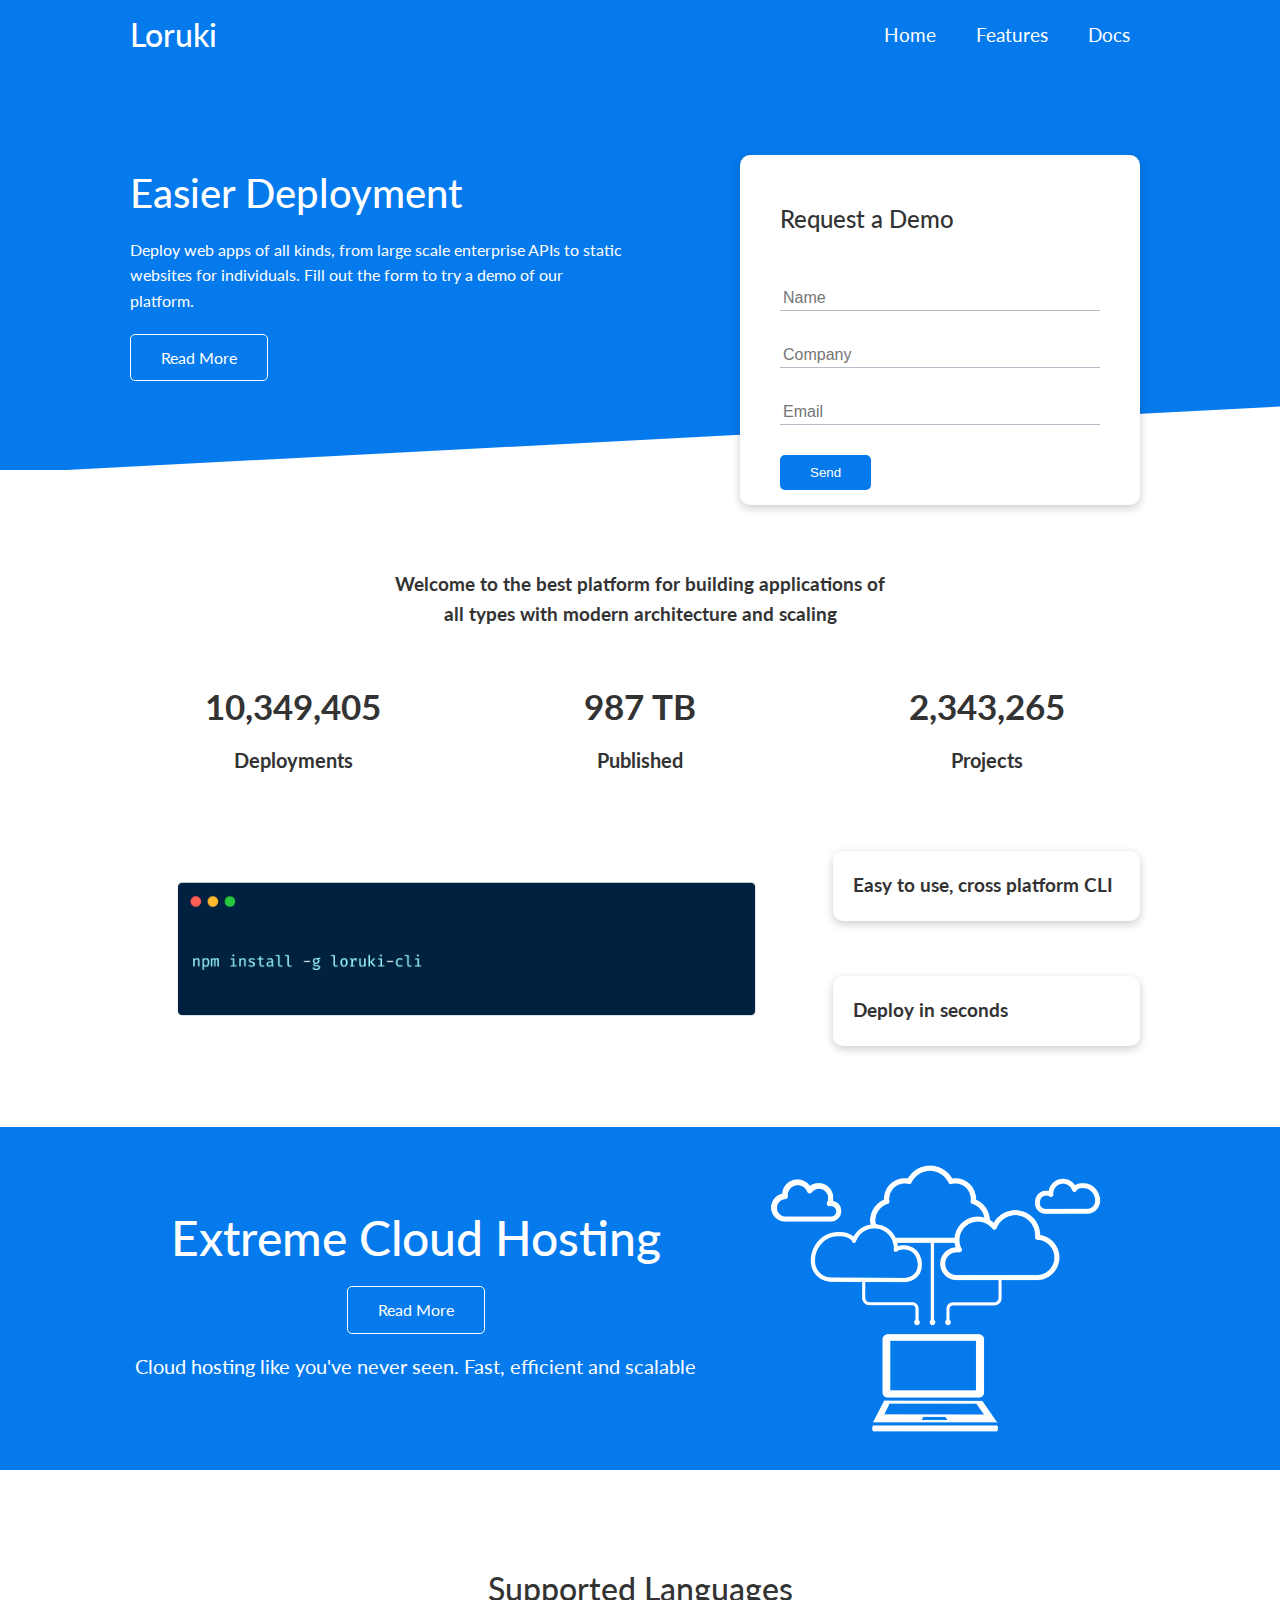
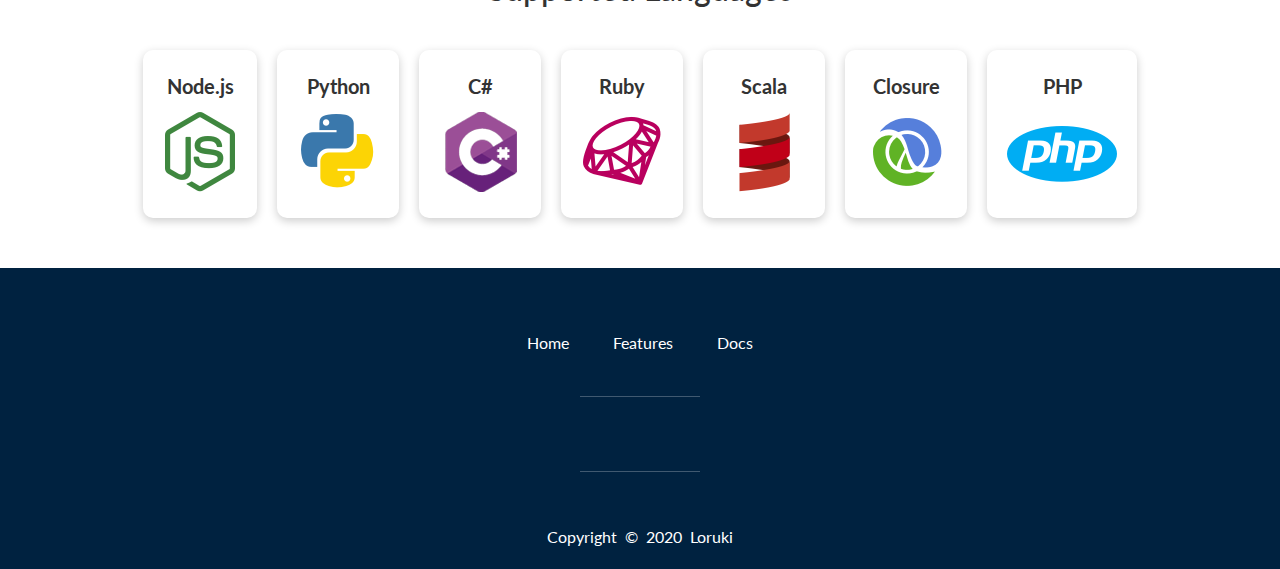
<file: index.html>
<!DOCTYPE html>
<html lang="en">
	<head>
		<meta charset="UTF-8" />
		<meta name="viewport" content="width=device-width, initial-scale=1.0" />
		<link
			rel="stylesheet"
			href="https://cdnjs.cloudflare.com/ajax/libs/font-awesome/5.15.1/css/all.min.css"
			integrity="sha512-+4zCK9k+qNFUR5X+cKL9EIR+ZOhtIloNl9GIKS57V1MyNsYpYcUrUeQc9vNfzsWfV28IaLL3i96P9sdNyeRssA=="
			crossorigin="anonymous"
		/>
		<link rel="stylesheet" href="css/utilities.css" />
		<link rel="stylesheet" href="css/style.css" />
		<title>Loruki | Cloud Hosting For Everyone</title>
	</head>
	<body>
		<!-- Navbar -->
		<div class="navbar">
			<div class="container flex">
				<h1 class="logo">Loruki</h1>
				<nav>
					<ul>
						<li><a href="index.html">Home</a></li>
						<li><a href="features.html">Features</a></li>
						<li><a href="docs.html">Docs</a></li>
					</ul>
				</nav>
			</div>
		</div>

		<!-- Showcase -->
		<section class="showcase">
			<div class="container grid">
				<div class="showcase-text">
					<h1>Easier Deployment</h1>
					<p>
						Deploy web apps of all kinds, from large scale
						enterprise APIs to static websites for individuals. Fill
						out the form to try a demo of our platform.
					</p>
					<a href="features.html" class="btn btn-outline"
						>Read More</a
					>
				</div>
				<div class="showcase-form card">
					<h2>Request a Demo</h2>
					<form name="contact" method="POST" netlify-honeypot="bot-field" data-netlify="true" autocomplete="off">
						<input type="hidden" name="form-name" value="contact">
						<p class="hidden">
							<label>Don’t fill this out if you’re human: <input name="bot-field" /></label>
						</p>
						<div class="form-control">
							<input
								type="text"
								name="name"
								placeholder="Name"
								required
							/>
						</div>
						<div class="form-control">
							<input
								type="text"
								name="company"
								placeholder="Company"
								required
							/>
						</div>
						<div class="form-control">
							<input
								type="email"
								name="email"
								placeholder="Email"
								required
							/>
						</div>
						<input
							type="submit"
							value="Send"
							class="btn btn-primary"
						/>
					</form>
				</div>
			</div>
		</section>

		<!-- Stats -->
		<section class="stats">
			<div class="container">
				<h3 class="stats-heading text-center my-1">
					Welcome to the best platform for building applications of
					all types with modern architecture and scaling
				</h3>

				<div class="grid grid-3 text-center my-4">
					<div>
						<i class="fas fa-server fa-3x"></i>
						<h3>10,349,405</h3>
						<p>Deployments</p>
					</div>
					<div>
						<i class="fas fa-upload fa-3x"></i>
						<h3>987 TB</h3>
						<p>Published</p>
					</div>
					<div>
						<i class="fas fa-project-diagram fa-3x"></i>
						<h3>2,343,265</h3>
						<p>Projects</p>
					</div>
				</div>
			</div>
		</section>

		<!-- CLI -->
		<section class="cli">
			<div class="container grid">
				<img src="images/cli.png" alt="CLI" />
				<div class="card">
					<h3>Easy to use, cross platform CLI</h3>
				</div>
				<div class="card">
					<h3>Deploy in seconds</h3>
				</div>
			</div>
		</section>

		<!-- Cloud -->
		<section class="cloud bg-primary my-5 py-2">
			<div class="container grid">
				<div class="text-center">
					<h2 class="lg">Extreme Cloud Hosting</h2>
					<a href="features.html" class="btn btn-outline"
						>Read More</a
					>
					<p class="lead my-1">
						Cloud hosting like you've never seen. Fast, efficient
						and scalable
					</p>
				</div>
				<img src="images/cloud.png" alt="Cloud" />
			</div>
		</section>

		<!-- Languages -->
		<section class="languages">
			<h2 class="md text-center my-2">Supported Languages</h2>
			<div class="container flex">
				<div class="card">
					<h4>Node.js</h4>
					<img src="images/logos/node.png" alt="Node" />
				</div>
				<div class="card">
					<h4>Python</h4>
					<img src="images/logos/python.png" alt="Python" />
				</div>
				<div class="card">
					<h4>C#</h4>
					<img src="images/logos/csharp.png" alt="C#" />
				</div>
				<div class="card">
					<h4>Ruby</h4>
					<img src="images/logos/ruby.png" alt="Ruby" />
				</div>
				<div class="card">
					<h4>Scala</h4>
					<img src="images/logos/scala.png" alt="Scala" />
				</div>
				<div class="card">
					<h4>Closure</h4>
					<img src="images/logos/clojure.png" alt="Clojure" />
				</div>
				<div class="card">
					<h4>PHP</h4>
					<img src="images/logos/php.png" alt="PHP" />
				</div>
			</div>
		</section>

		<!-- Footer -->
		<footer class="footer bg-dark">
			<div class="container flex">
				<nav>
					<ul>
						<li><a href="index.html">Home</a></li>
						<li><a href="features.html">Features</a></li>
						<li><a href="docs.html">Docs</a></li>
					</ul>
				</nav>
				<div class="social">
					<a href="#"><i class="fab fa-github fa-2x"></i></a>
					<a href="#"><i class="fab fa-linkedin fa-2x"></i></a>
					<a href="#"><i class="fab fa-facebook fa-2x"></i></a>
					<a href="#"><i class="fab fa-twitter fa-2x"></i></a>
				</div>
				<div class="copyright">
					<p>Copyright &copy; 2020 Loruki</p>
				</div>
			</div>
		</footer>
	</body>
</html>
</file>
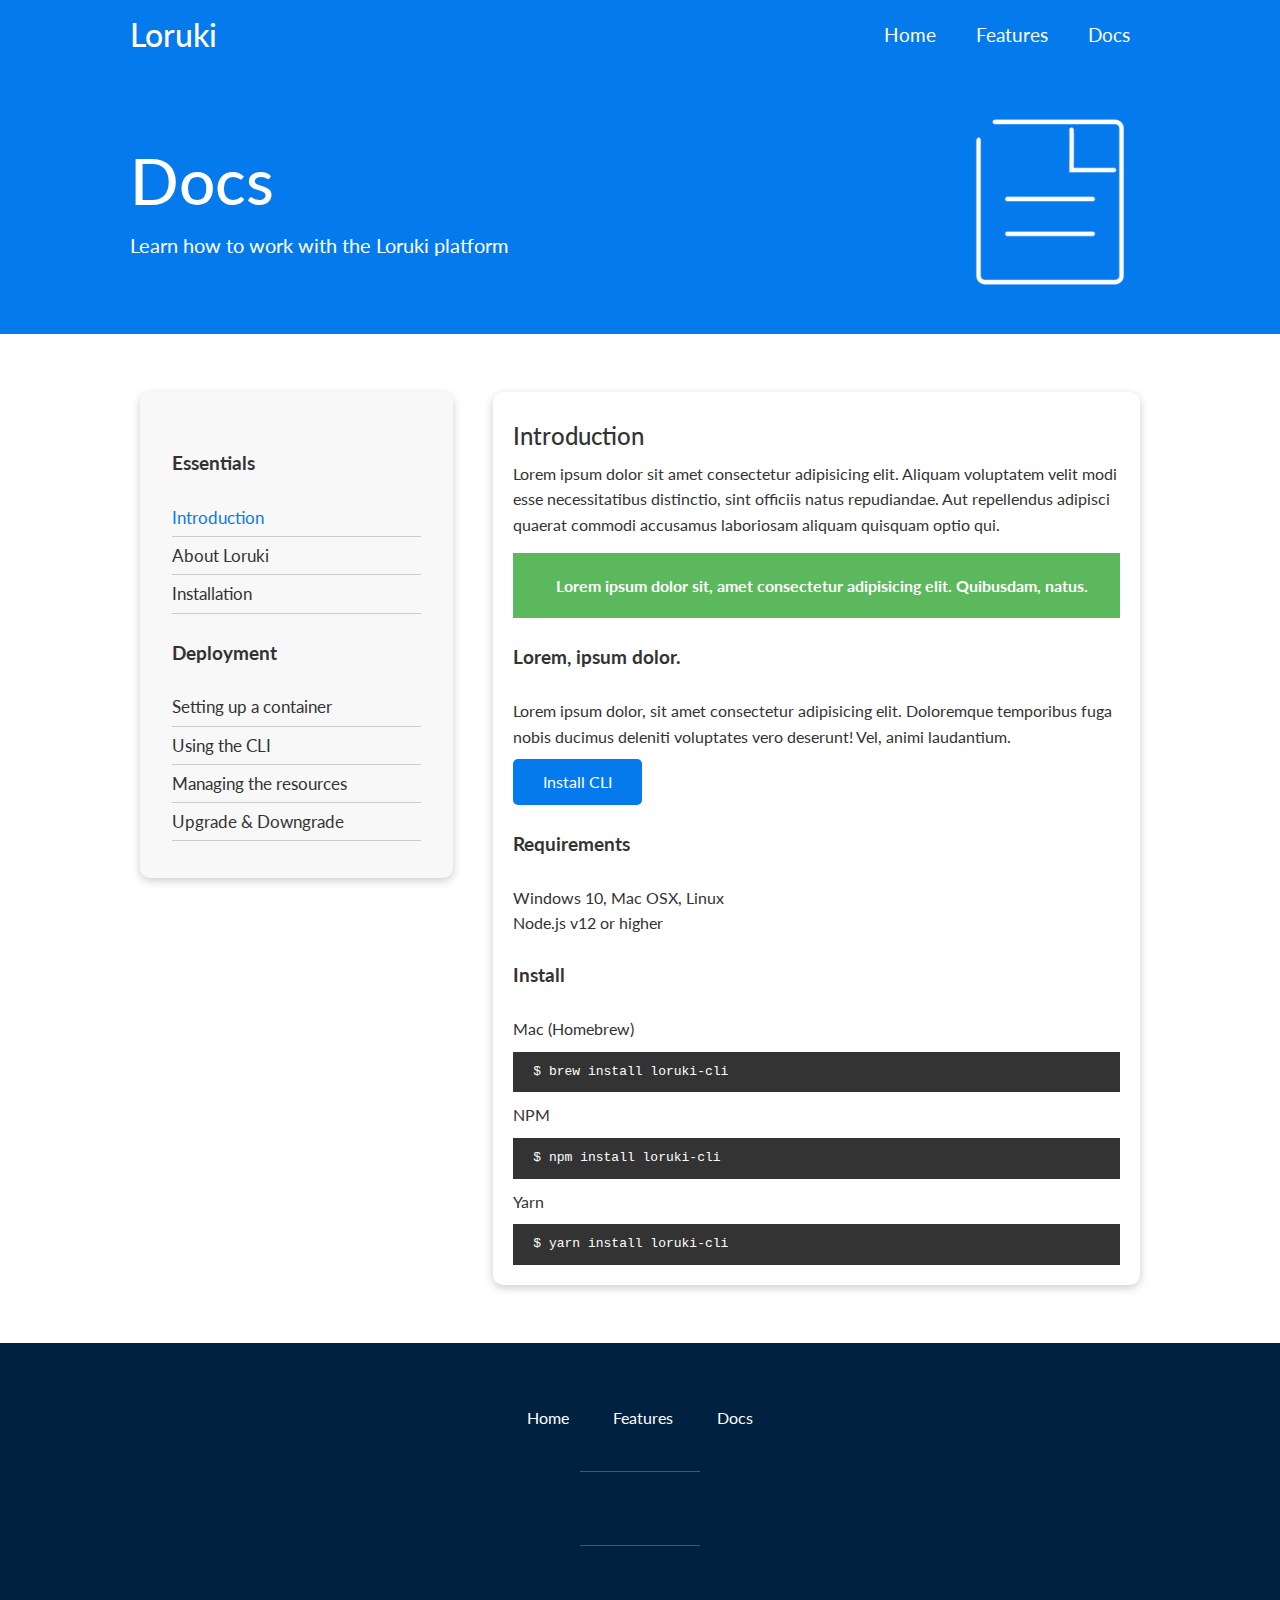
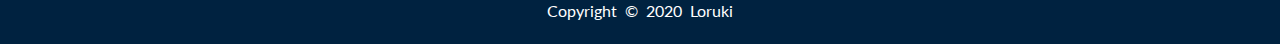
<file: docs.html>
<!DOCTYPE html>
<html lang="en">
	<head>
		<meta charset="UTF-8" />
		<meta name="viewport" content="width=device-width, initial-scale=1.0" />
		<link
			rel="stylesheet"
			href="https://cdnjs.cloudflare.com/ajax/libs/font-awesome/5.15.1/css/all.min.css"
			integrity="sha512-+4zCK9k+qNFUR5X+cKL9EIR+ZOhtIloNl9GIKS57V1MyNsYpYcUrUeQc9vNfzsWfV28IaLL3i96P9sdNyeRssA=="
			crossorigin="anonymous"
		/>
		<link rel="stylesheet" href="css/utilities.css" />
		<link rel="stylesheet" href="css/style.css" />
		<title>Loruki | Cloud Hosting For Everyone</title>
	</head>
	<body>
		<!-- Navbar -->
		<div class="navbar">
			<div class="container flex">
				<h1 class="logo">Loruki</h1>
				<nav>
					<ul>
						<li><a href="index.html">Home</a></li>
						<li><a href="features.html">Features</a></li>
						<li><a href="docs.html">Docs</a></li>
					</ul>
				</nav>
			</div>
		</div>

		<!-- Head -->
		<section class="docs-head bg-primary py-3">
			<div class="container grid">
				<div>
					<h1 class="xl">Docs</h1>
					<p class="lead">
						Learn how to work with the Loruki platform
					</p>
				</div>
				<img src="images/docs.png" alt="" />
			</div>
		</section>

		<!-- Main -->
		<section class="docs-main my-4">
			<div class="container grid">
				<div class="card bg-light p-3">
					<h3 class="my-2">Essentials</h3>
					<nav>
						<ul>
							<li>
								<a class="text-primary" href="#"
									>Introduction</a
								>
							</li>
							<li><a href="#">About Loruki</a></li>
							<li><a href="#">Installation</a></li>
						</ul>
					</nav>
					<h3 class="my-2">Deployment</h3>
					<nav>
						<ul>
							<li><a href="#">Setting up a container</a></li>
							<li><a href="#">Using the CLI</a></li>
							<li><a href="#">Managing the resources</a></li>
							<li><a href="#">Upgrade & Downgrade</a></li>
						</ul>
					</nav>
				</div>

				<div class="card">
					<h2>Introduction</h2>
					<p>
						Lorem ipsum dolor sit amet consectetur adipisicing elit.
						Aliquam voluptatem velit modi esse necessitatibus
						distinctio, sint officiis natus repudiandae. Aut
						repellendus adipisci quaerat commodi accusamus
						laboriosam aliquam quisquam optio qui.
					</p>

					<div class="alert alert-success flex">
						<i class="fas fa-info"></i>
						<p>
							Lorem ipsum dolor sit, amet consectetur adipisicing
							elit. Quibusdam, natus.
						</p>
					</div>

					<h3>Lorem, ipsum dolor.</h3>
					<p>
						Lorem ipsum dolor, sit amet consectetur adipisicing
						elit. Doloremque temporibus fuga nobis ducimus deleniti
						voluptates vero deserunt! Vel, animi laudantium.
					</p>
					<a href="#" class="btn btn-primary">Install CLI</a>

					<h3>Requirements</h3>
					<ul>
						<li>Windows 10, Mac OSX, Linux</li>
						<li>Node.js v12 or higher</li>
					</ul>

					<h3>Install</h3>
					<p>Mac (Homebrew)</p>
					<pre><code>$ brew install loruki-cli</code></pre>
					<p>NPM</p>
					<pre><code>$ npm install loruki-cli</code></pre>
					<p>Yarn</p>
					<pre><code>$ yarn install loruki-cli</code></pre>
				</div>
			</div>
		</section>

		<!-- Footer -->
		<footer class="footer bg-dark">
			<div class="container flex">
				<nav>
					<ul>
						<li><a href="index.html">Home</a></li>
						<li><a href="features.html">Features</a></li>
						<li><a href="docs.html">Docs</a></li>
					</ul>
				</nav>
				<div class="social">
					<a href="#"><i class="fab fa-github fa-2x"></i></a>
					<a href="#"><i class="fab fa-linkedin fa-2x"></i></a>
					<a href="#"><i class="fab fa-facebook fa-2x"></i></a>
					<a href="#"><i class="fab fa-twitter fa-2x"></i></a>
				</div>
				<div class="copyright">
					<p>Copyright &copy; 2020 Loruki</p>
				</div>
			</div>
		</footer>
	</body>
</html>
</file>
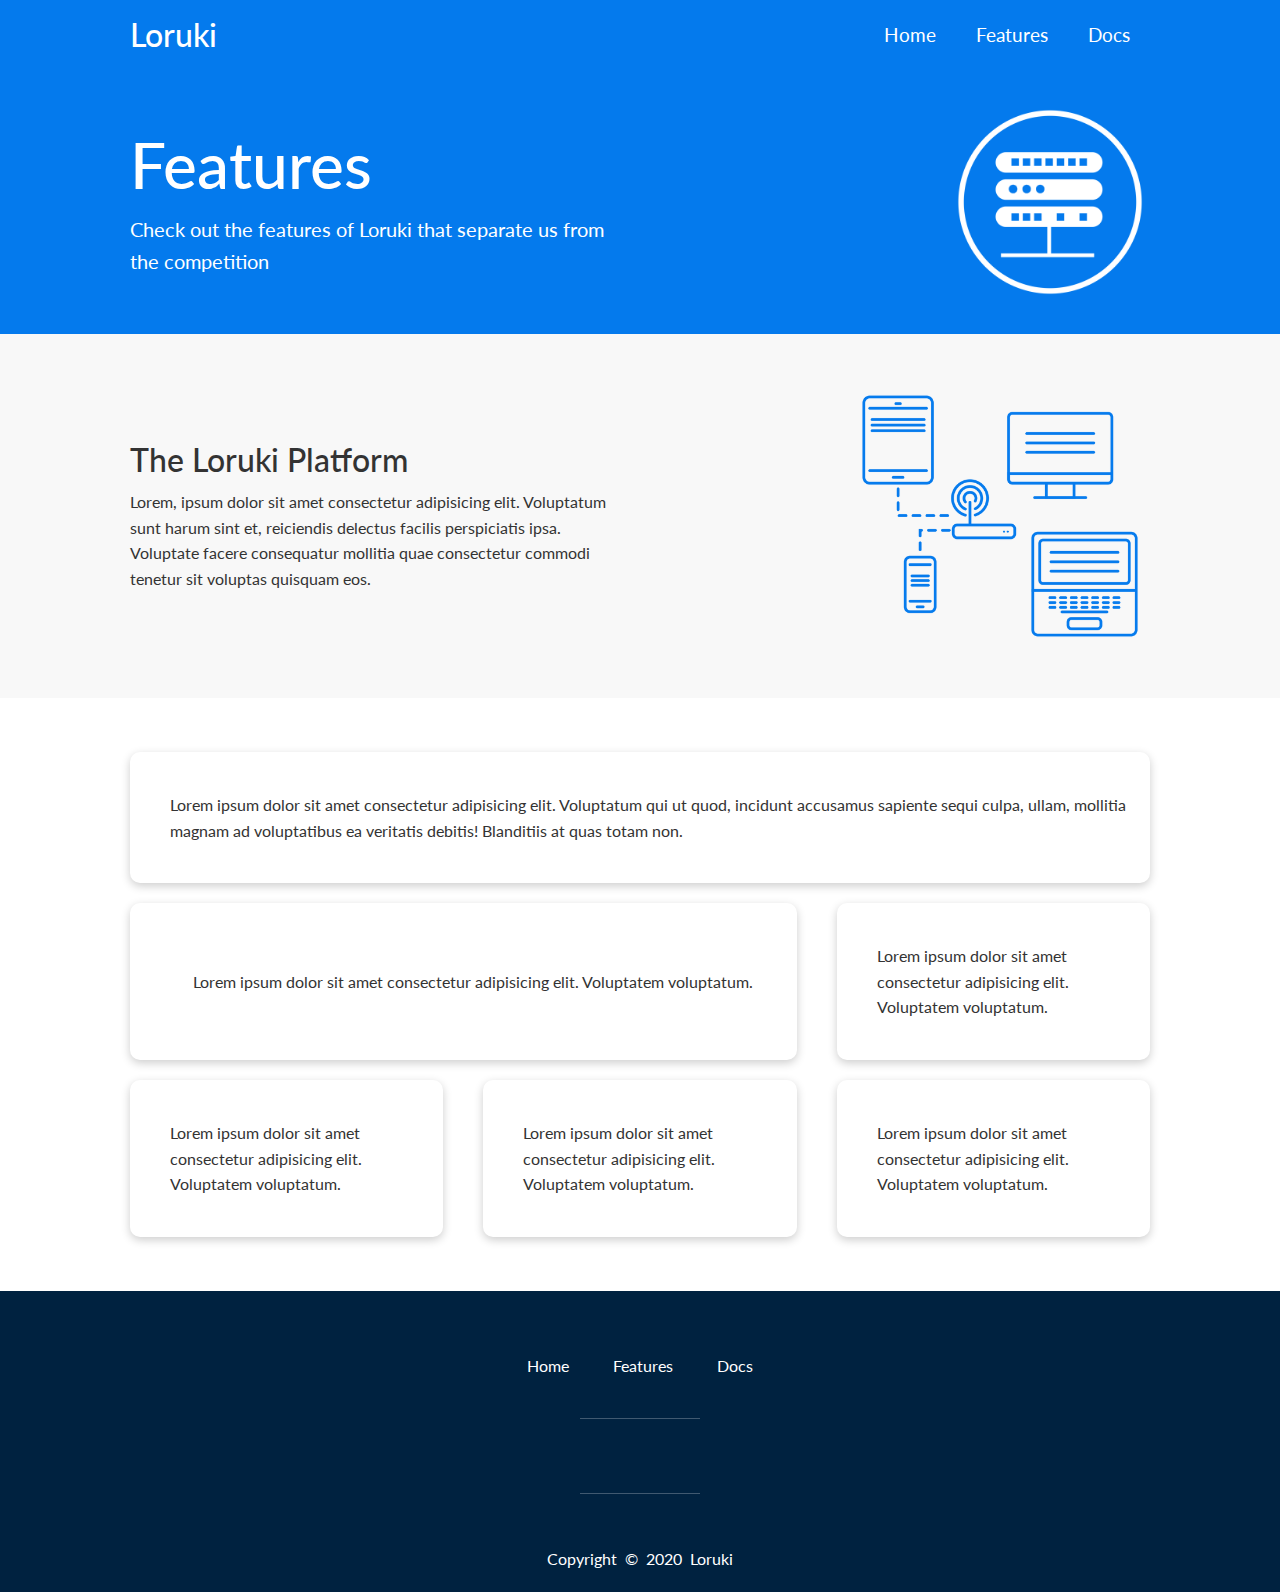
<file: features.html>
<!DOCTYPE html>
<html lang="en">
	<head>
		<meta charset="UTF-8" />
		<meta name="viewport" content="width=device-width, initial-scale=1.0" />
		<link
			rel="stylesheet"
			href="https://cdnjs.cloudflare.com/ajax/libs/font-awesome/5.15.1/css/all.min.css"
			integrity="sha512-+4zCK9k+qNFUR5X+cKL9EIR+ZOhtIloNl9GIKS57V1MyNsYpYcUrUeQc9vNfzsWfV28IaLL3i96P9sdNyeRssA=="
			crossorigin="anonymous"
		/>
		<link rel="stylesheet" href="css/utilities.css" />
		<link rel="stylesheet" href="css/style.css" />
		<title>Loruki | Cloud Hosting For Everyone</title>
	</head>
	<body>
		<!-- Navbar -->
		<div class="navbar">
			<div class="container flex">
				<h1 class="logo">Loruki</h1>
				<nav>
					<ul>
						<li><a href="index.html">Home</a></li>
						<li><a href="features.html">Features</a></li>
						<li><a href="docs.html">Docs</a></li>
					</ul>
				</nav>
			</div>
		</div>

		<!-- Head -->
		<section class="features-head bg-primary py-3">
			<div class="container grid">
				<div>
					<h1 class="xl">Features</h1>
					<p class="lead">
						Check out the features of Loruki that separate us from
						the competition
					</p>
				</div>
				<img src="images/server.png" alt="Server" />
			</div>
		</section>

		<!-- Sub-head -->
		<section class="features-sub-head bg-light py-3">
			<div class="container grid">
				<div>
					<h1 class="md">The Loruki Platform</h1>
					<p>
						Lorem, ipsum dolor sit amet consectetur adipisicing
						elit. Voluptatum sunt harum sint et, reiciendis delectus
						facilis perspiciatis ipsa. Voluptate facere consequatur
						mollitia quae consectetur commodi tenetur sit voluptas
						quisquam eos.
					</p>
				</div>
				<img src="images/server2.png" alt="Server2" />
			</div>
		</section>

		<!-- Main -->
		<section class="features-main my-2">
			<div class="container grid grid-3">
				<div class="card flex">
					<i class="fas fa-server fa-3x"></i>
					<p>
						Lorem ipsum dolor sit amet consectetur adipisicing elit.
						Voluptatum qui ut quod, incidunt accusamus sapiente
						sequi culpa, ullam, mollitia magnam ad voluptatibus ea
						veritatis debitis! Blanditiis at quas totam non.
					</p>
				</div>
				<div class="card flex">
					<i class="fas fa-network-wired fa-3x"></i>
					<p>
						Lorem ipsum dolor sit amet consectetur adipisicing elit.
						Voluptatem voluptatum.
					</p>
				</div>
				<div class="card flex">
					<i class="fas fa-laptop-code fa-3x"></i>
					<p>
						Lorem ipsum dolor sit amet consectetur adipisicing elit.
						Voluptatem voluptatum.
					</p>
				</div>
				<div class="card flex">
					<i class="fas fa-database fa-3x"></i>
					<p>
						Lorem ipsum dolor sit amet consectetur adipisicing elit.
						Voluptatem voluptatum.
					</p>
				</div>
				<div class="card flex">
					<i class="fas fa-power-off fa-3x"></i>
					<p>
						Lorem ipsum dolor sit amet consectetur adipisicing elit.
						Voluptatem voluptatum.
					</p>
				</div>
				<div class="card flex">
					<i class="fas fa-upload fa-3x"></i>
					<p>
						Lorem ipsum dolor sit amet consectetur adipisicing elit.
						Voluptatem voluptatum.
					</p>
				</div>
			</div>
		</section>

		<!-- Footer -->
		<footer class="footer bg-dark">
			<div class="container flex">
				<nav>
					<ul>
						<li><a href="index.html">Home</a></li>
						<li><a href="features.html">Features</a></li>
						<li><a href="docs.html">Docs</a></li>
					</ul>
				</nav>
				<div class="social">
					<a href="#"><i class="fab fa-github fa-2x"></i></a>
					<a href="#"><i class="fab fa-linkedin fa-2x"></i></a>
					<a href="#"><i class="fab fa-facebook fa-2x"></i></a>
					<a href="#"><i class="fab fa-twitter fa-2x"></i></a>
				</div>
				<div class="copyright">
					<p>Copyright &copy; 2020 Loruki</p>
				</div>
			</div>
		</footer>
	</body>
</html>
</file>
<file: css/utilities.css>
.container {
    max-width: 1100px;
    margin: 0 auto;
    overflow: auto;
    padding: 0 40px;
}

.card {
    background-color: #fff;
    color: #333;
    border-radius: 10px;
    box-shadow: 0 3px 10px rgba(0, 0, 0, 0.2);
    padding: 20px;
    margin: 10px;
}

.btn {
    display: inline-block;
    padding: 10px 30px;
    cursor: pointer;
    background: var(--primary-color);
    color: #fff;
    border: none;
    border-radius: 5px;
}

.btn-outline {
    background-color: transparent;
    border: 1px solid #fff;
}

.btn:hover {
    transform: scale(0.98);
}

/* Backgrounds & colored buttons */
.bg-primary,
.btn-primary {
    background-color: var(--primary-color);
    color: #fff;
}

.bg-secondary,
.btn-secondary {
    background-color: var(--secondary-color);
    color: #fff;
}

.bg-dark,
.btn-dark {
    background-color: var(--dark-color);
    color: #fff;
}

.bg-light,
.btn-light {
    background-color: var(--light-color);
    color: #333;
}

.bg-primary a,
.btn-primary a,
.bg-secondary a,
.btn-secondary a,
.bg-dark a,
.btn-dark a {
    color: #fff;
}

/* Text colors */
.text-primary {
    color: var(--primary-color);
}

.text-secondary {
    color: var(--secondary-color);
}

.text-dark {
    color: var(--dark-color);
}

.text-light {
    color: var(--light-color);
}

/* Text sizes */
.lead {
    font-size: 20px;
}

.sm {
    font-size: 1rem;
}

.md {
    font-size: 2rem;
}

.lg {
    font-size: 3rem;
}

.xl {
    font-size: 4rem;
}

.text-center {
    text-align: center;
}

/* Alert */
.alert {
    background-color: var(--light-color);
    padding: 10px 20px;
    font-weight: bold;
    margin: 15px 0;
}

.alert i {
    margin-right: 10px;
}

.alert-success {
    background-color: var(--success-color);
    color: #fff;
}

.flex {
    display: flex;
    justify-content: center;
    align-items: center;
    height: 100%;
}

.grid {
    display: grid;
    grid-template-columns: repeat(2, 1fr);
    gap: 20px;
    justify-content: center;
    align-items: center;
    height: 100%;
}

.grid-3 {
    grid-template-columns: repeat(3, 1fr);
}

/* Margin */
.my-1 {
    margin: 1rem 0;
}

.my-2 {
    margin: 1.5rem 0;
}

.my-3 {
    margin: 2rem 0;
}

.my-4 {
    margin: 3rem 0;
}

.my-5 {
    margin: 4rem 0;
}

.m-1 {
    margin: 1rem;
}

.m-2 {
    margin: 1.5rem;
}

.m-3 {
    margin: 2rem;
}

.m-4 {
    margin: 3rem;
}

.m-5 {
    margin: 4rem;
}

/* Padding */
.py-1 {
    padding: 1rem 0;
}

.py-2 {
    padding: 1.5rem 0;
}

.py-3 {
    padding: 2rem 0;
}

.py-4 {
    padding: 3rem 0;
}

.py-5 {
    padding: 4rem 0;
}

.p-1 {
    padding: 1rem;
}

.p-2 {
    padding: 1.5rem;
}

.p-3 {
    padding: 2rem;
}

.p-4 {
    padding: 3rem;
}

.p-5 {
    padding: 4rem;
}
</file>
<file: css/style.css>
@import url('https://fonts.googleapis.com/css2?family=Lato:wght@300&display=swap');

/* Custom properties (variables) */
:root {
    --primary-color: #047aed;
    --secondary-color: #1c3fa8;
    --dark-color: #002240;
    --light-color: #f8f8f8;
    --success-color: #5cb85c;
    --error-color: #d9534f;
}

* {
    box-sizing: border-box;
    padding: 0;
    margin: 0;
}

body {
    font-family: 'Lato', sans-serif;
    color: #333;
    line-height: 1.6;
}

ul {
    list-style-type: none;
}

a {
    text-decoration: none;
    color: #333;
}

h1,
h2 {
    font-weight: 500;
    line-height: 1.2;
    margin: 10px 0;
}

p {
    margin: 10px 0;
}

img {
    width: 100%;
}

pre,
code {
    background: #333;
    color: #fff;
    padding: 10px;
}

.hidden {
    visibility: hidden;
    height: 0;
}

/* Navbar */
.navbar {
    background-color: var(--primary-color);
    color: #fff;
    height: 70px;
}

.navbar ul {
    display: flex;
}

.navbar a {
    color: #fff;
    font-size: 1.2rem;
    padding: 10px;
    margin: 0 10px;
}

.navbar a:hover {
    border-bottom: 2px solid #fff;
}

.navbar .flex {
    justify-content: space-between;
}

.logo {
    cursor: pointer;
}

/* Showcase */
.showcase {
    position: relative;
    height: 400px;
    background-color: var(--primary-color);
    color: #fff;
}

.showcase h1 {
    font-size: 40px;
}

.showcase p {
    margin: 20px 0;
}

.showcase .grid {
    overflow: visible;
}

.showcase-text {
    animation: slide-in-from-the-left 1s ease-in-out;
}

.showcase-form {
    position: relative;
    top: 60px;
    height: 350px;
    width: 400px;
    padding: 40px;
    z-index: 100;
    justify-self: end;
    animation: slide-in-from-the-right 1s ease-in-out;

}

.showcase-form .form-control {
    margin: 30px 0;
}

.showcase-form input[type='text'],
.showcase-form input[type='email'] {
    border: 0;
    border-bottom: 1px solid #b4becb;
    width: 100%;
    padding: 3px;
    font-size: 16px;
}

.showcase-form input:focus {
    outline: none;
}

.showcase::after {
    content: '';
    position: absolute;
    height: 100px;
    bottom: -70px;
    right: 0;
    left: 0;
    background: #fff;
    transform: skewY(-3deg);
}

/* Stats */
.stats {
    padding-top: 100px;
    animation: slide-in-from-the-bottom 1s ease-in-out;
}

.stats-heading {
    max-width: 500px;
    margin: auto;
}

.stats .grid h3 {
    font-size: 35px;
}

.stats .grid p {
    font-size: 20px;
    font-weight: bold;
}

/* CLI */
.cli .grid {
    grid-template-rows: repeat(2, 1fr);
    grid-template-columns: repeat(3, 1fr);
}

.cli .grid > *:first-child {
    grid-row: 1 / span 2;
    grid-column: 1 / span 2;
}

/* Cloud */
.cloud .grid {
    grid-template-columns: 4fr 3fr;
}

.cloud .btn {
    margin-top: 10px;
}

/* Languages */
.languages {
    margin-top: 100px;
}

.languages .flex {
    flex-wrap: wrap;
}

.languages .card {
    text-align: center;
    margin: 18px 10px 50px;
    transition: 0.2s ease-in;
}

.languages .card h4 {
    font-size: 20px;
    margin-bottom: 10px;
}

.languages .card:hover {
    transform: translateY(-15px);
}

/* Features */
.features-head img,
.docs-head img {
    width: 200px;
    justify-self: end;
}

.features-sub-head img {
    width: 300px;
    justify-self: end;
}

.features-main .card > i {
    margin-right: 20px;
}

.features-main .grid {
    padding: 30px;
}

.features-main .grid > *:first-child {
    grid-column: 1 / span 3;
}

.features-main .grid > *:nth-child(2) {
    grid-column: 1 / span 2;
}

/* Docs */
.docs-main h3 {
    margin: 25px 0;
}

.docs-main .grid {
    grid-template-columns: 1fr 2fr;
    align-items: start;
}

.docs-main nav li {
    font-size: 17px;
    padding-bottom: 5px;
    margin-bottom: 5px;
    border-bottom: 1px solid #ccc;
}

.docs-main a:hover {
    font-weight: bold;
}

/* Footer */
.footer {
    padding-top: 2rem;
}

.footer .flex {
    flex-direction: column;
    justify-content: space-between;
    align-items: center;
}

.footer .flex * {
    margin: 10px 0;
}

.footer nav li {
    display: inline-block;
    padding: 0 20px;
}

footer a {
    transition: color 0.1s ease-in;
}

footer a:hover {
    color: var(--primary-color);
}

.footer .social {
    border-top: 1px solid rgba(255, 255, 255, 0.25);
    border-bottom: 1px solid rgba(255, 255, 255, 0.25);
    padding: 1.5rem 0;
}

.footer .social a {
    margin: 0 15px;
}

.footer .copyright {
    margin-top: 2rem;
    word-spacing: 0.25em;
}

/* Animations */
@keyframes slide-in-from-the-left {
    0% {
        transform: translateX(-100%);
    }

    100% {
        transform: translateX(0);
    }
}

@keyframes slide-in-from-the-right {
    0% {
        transform: translateX(100%);
    }

    100% {
        transform: translateX(0);
    }
}

@keyframes slide-in-from-the-top {
    0% {
        transform: translateY(-100%);
    }

    100% {
        transform: translateY(0);
    }
}

@keyframes slide-in-from-the-bottom {
    0% {
        transform: translateY(100%);
    }

    100% {
        transform: translateY(0);
    }
}

/* Tablets and under */
@media(max-width: 768px) {
    .grid,
    .showcase .grid,
    .stats .grid,
    .cli .grid,
    .cloud .grid,
    .features-main .grid,
    .docs-main .grid {
        grid-template-columns: 1fr;
        grid-template-rows: 1fr;
    }

    .showcase {
        height: auto;
    }

    .showcase-text {
        text-align: center;
        margin-top: 40px;
    }

    .showcase-form {
        justify-self: center;
        margin: auto;
    }

    .cli .grid > *:first-child {
        grid-row: 1;
        grid-column: 1;
    }

    .features-head,
    .features-sub-head,
    .docs-head {
        text-align: center;
    }

    .features-head img,
    .features-sub-head img,
    .docs-head img {
        justify-self: center;
    }

    .features-main .grid > :first-child,
    .features-main .grid > :nth-child(2) {
        grid-column: 1;
    }
}

/* Mobiles */
@media(max-width: 500px) {
    .navbar {
        height: 110px;
    }

    .navbar .flex {
        flex-direction: column;
    }

    .navbar ul {
        padding: 10px;
        border-radius: 5px;
        background-color: rgba(0, 0, 0, 0.1);
    }

    .showcase-form {
        width: 300px;
    }

}
</file>
